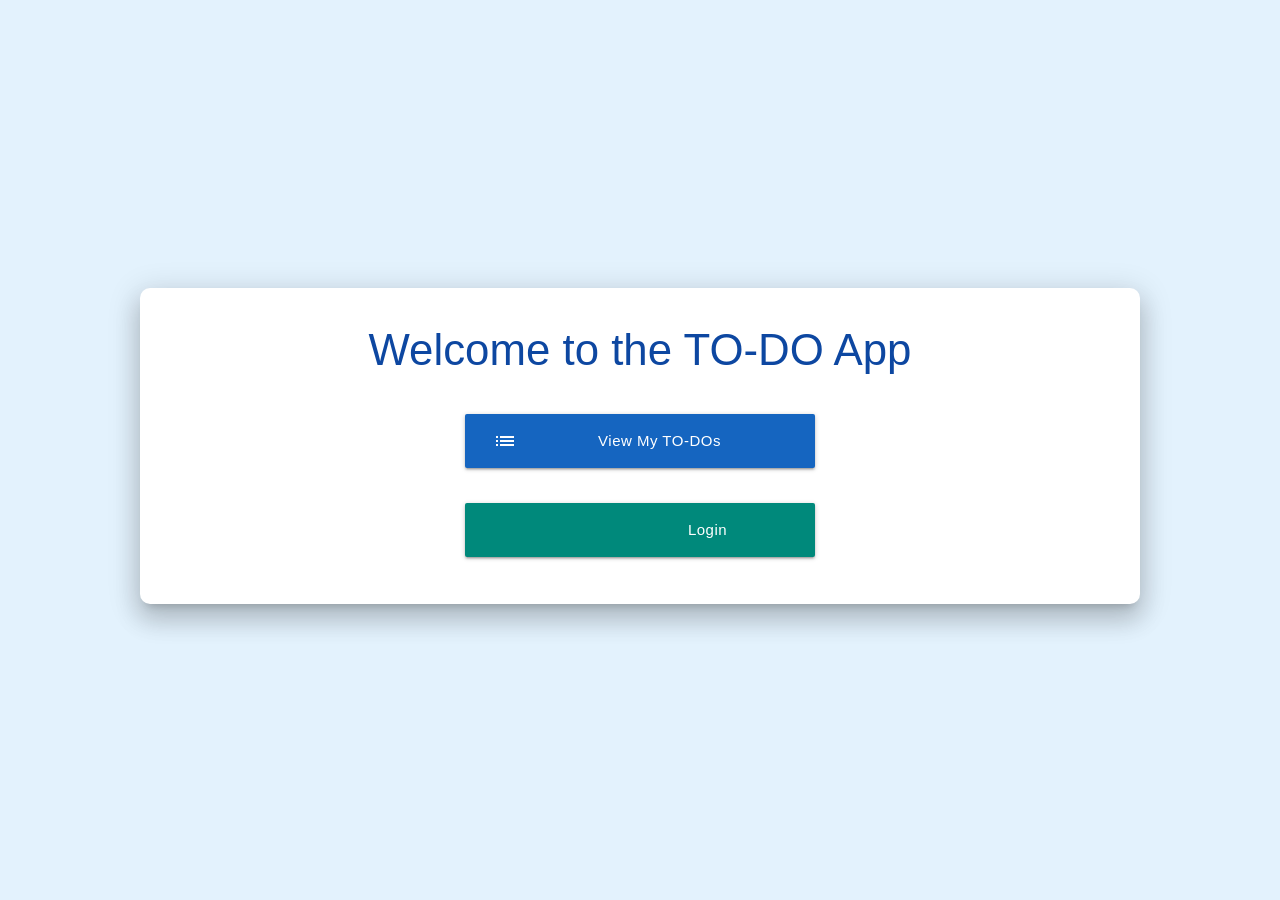
<file: src/main/resources/templates/index.html>
<!-- 메인 화면 -->
<!DOCTYPE html>
<html xmlns:th="http://www.thymeleaf.org">
<head>
    <meta charset="UTF-8">  <!-- 인코딩 설정 -->
    <title>Home</title>     <!-- 탭 제목 -->

    <!-- Materialize CSS CDN 스타일 시트 -->
    <link href="https://cdnjs.cloudflare.com/ajax/libs/materialize/1.0.0/css/materialize.min.css" rel="stylesheet">

    <!-- 구글 Material Icons 아이콘 폰트 -->
    <link href="https://fonts.googleapis.com/icon?family=Material+Icons" rel="stylesheet">

    <!-- 반응형 웹 뷰포트  설정 -->
    <meta name="viewport" content="width=device-width, initial-scale=1.0">

    <style>
        body {
            background-color: #e3f2fd; /* Lighter, calming blue */
            display: flex;
            align-items: center;
            justify-content: center;
            min-height: 100vh; /* Center vertically on the page */
            margin: 0;
            font-family: 'Roboto', sans-serif;
        }
        .main-card {
            width: 90%;
            max-width: 1000px;
            padding: 2.5rem;
            border-radius: 10px;
            text-align: center;
        }
        h3 {
            font-weight: 300;
            color: #0d47a1;
            margin-top: 0;
            margin-bottom: 2rem;
        }
        .btn-group {
            display: flex;
            flex-direction: column;
            align-items: center;
            gap: 1rem; /* Space between buttons */
        }
        .btn-large {
            text-transform: capitalize;
            font-weight: 400;
        }
        .btn-todo {
            width: 350px;
            background-color: #1565c0 !important;
        }
        .btn-login {
            width: 350px;
            background-color: #00897b !important;
        }
        .btn-todo, .btn-login {
            transition: transform 0.3s ease;
        }
        .btn-todo:hover, .btn-login:hover {
            transform: translateY(-4px);
        }
    </style>
</head>

<body class="blue lighten-5"> <!-- body : 배경 연한 파랑 -->

<!-- [큰 컨테이너] 페이지 가운데 정렬, 위쪽 여백 -->
<div class="card main-card z-depth-4">
    <!-- 큰 제목 -->
    <h3>Welcome to the TO-DO App</h3>

    <!-- 버튼 영역 -->
    <div class="btn-group">
        <!-- [버튼 1] 할 일 목록 페이지로 이동 -->
        <a href="/todos" class="btn-large waves-effect waves-light btn-todo" style="margin: 10px;">
            <i class="material-icons left">list</i>View My TO-DOs <!-- [아이콘] 왼쪽에 list 아이콘 -->
        </a>

        <!-- [버튼 2] 로그인 페이지 이동 -->
        <a href="/login" class="btn-large waves-effect waves-light btn-login" style="margin: 10px;">
            <i class="material-icons left">login</i>Login <!-- [아이콘] 왼쪽에 로그인 아이콘 -->
        </a>
    </div>
</div>

</body>
</html>
</file>
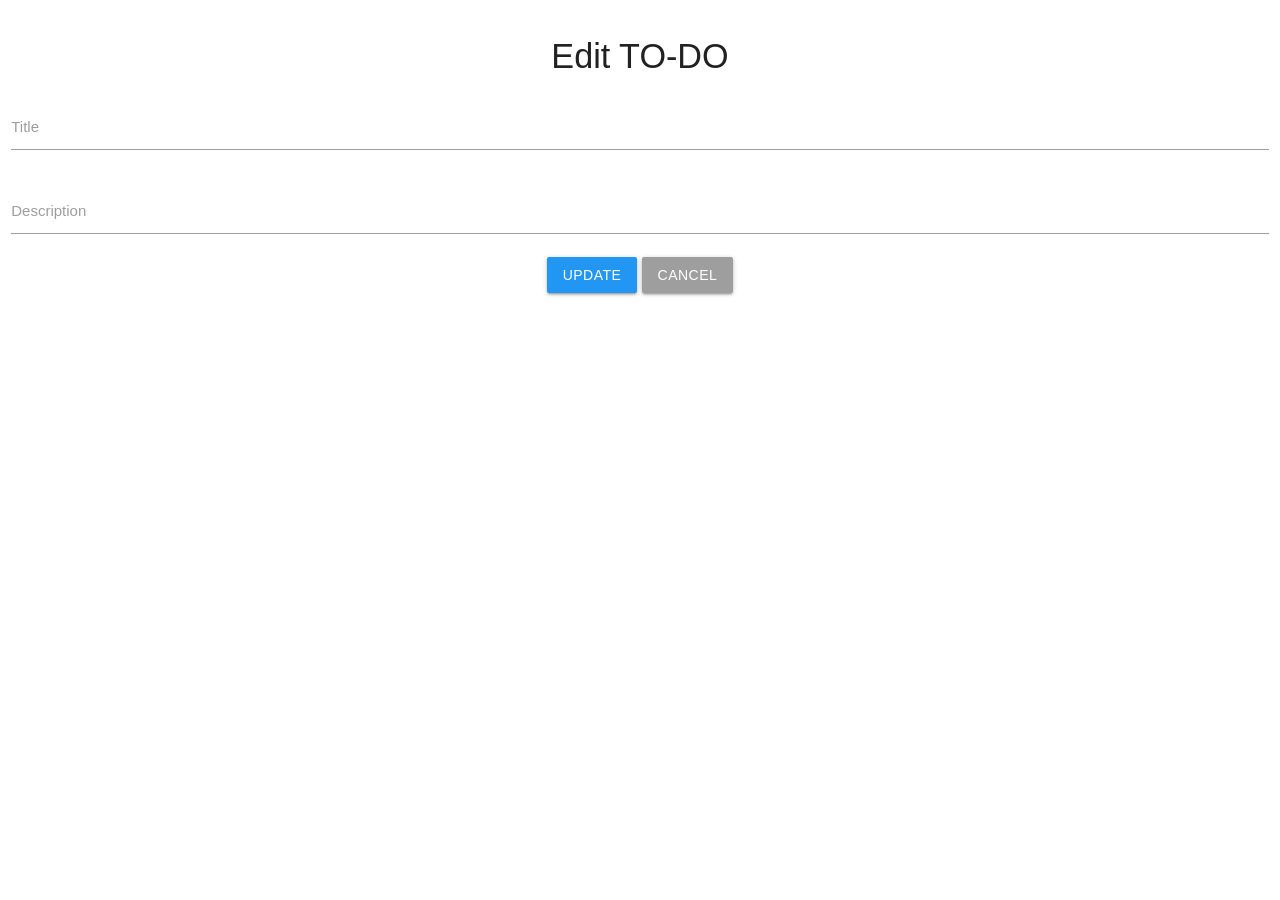
<file: src/main/resources/templates/edit-todo.html>
<!-- 1) 기존 할 일 정보를 입력 폼에 미리 보여줌
     2) 사용자가 수정한 내용을 서버에 POST로 제출
     3) DB 업데이트 -->
<!DOCTYPE html>
<html xmlns:th="http://www.thymeleaf.org">
<head>
    <title>Edit TO-DO</title>     <!-- 탭 제목 -->

    <!-- Materialize CSS 프레임워크 링크 -->
    <link href="https://cdnjs.cloudflare.com/ajax/libs/materialize/1.0.0/css/materialize.min.css" rel="stylesheet">

    <!-- Material JavaScript 라이브러리 (버튼 효과 등 상호작용 용도) -->
    <script src="https://cdnjs.cloudflare.com/ajax/libs/materialize/1.0.0/js/materialize.min.js"></script>
</head>

<body>

<!-- [큰 컨테이너] -->
<div class="section">
    <!-- 큰 제목 -->
    <h4 class="center-align">Edit TO-DO</h4>

    <!-- [폼] 할 일 수정 -->
    <form method="post" th:action="@{'/todos/update/' + ${todo.id}}" class="row">

        <!-- [입력 1] 제목 입력 필드 (필수) -->
        <div class="input-field col s12">
            <input type="text" name="title" id="title" th:value="${todo.title}" required> <!-- 기존 제목으로 기본값으로 설정 -->
            <label for="title">Title</label>
        </div>

        <!-- [입력 2] 설명 입력 필드 -->
        <div class="input-field col s12">
            <input type="text" name="description" id="description" th:value="${todo.description}"> <!-- 기존 설명으로 기본값으로 설정 -->
            <label for="description">Description</label>
        </div>

        <!-- [버튼] 업데이트 & 취소 -->
        <div class="col s12 center-align">
            <button type="submit" class="btn waves-effect waves-light blue">Update</button>
            <a href="/todos" class="btn waves-effect waves-light grey">Cancel</a>
        </div>

    </form>

</div>

</body>
</html>
</file>
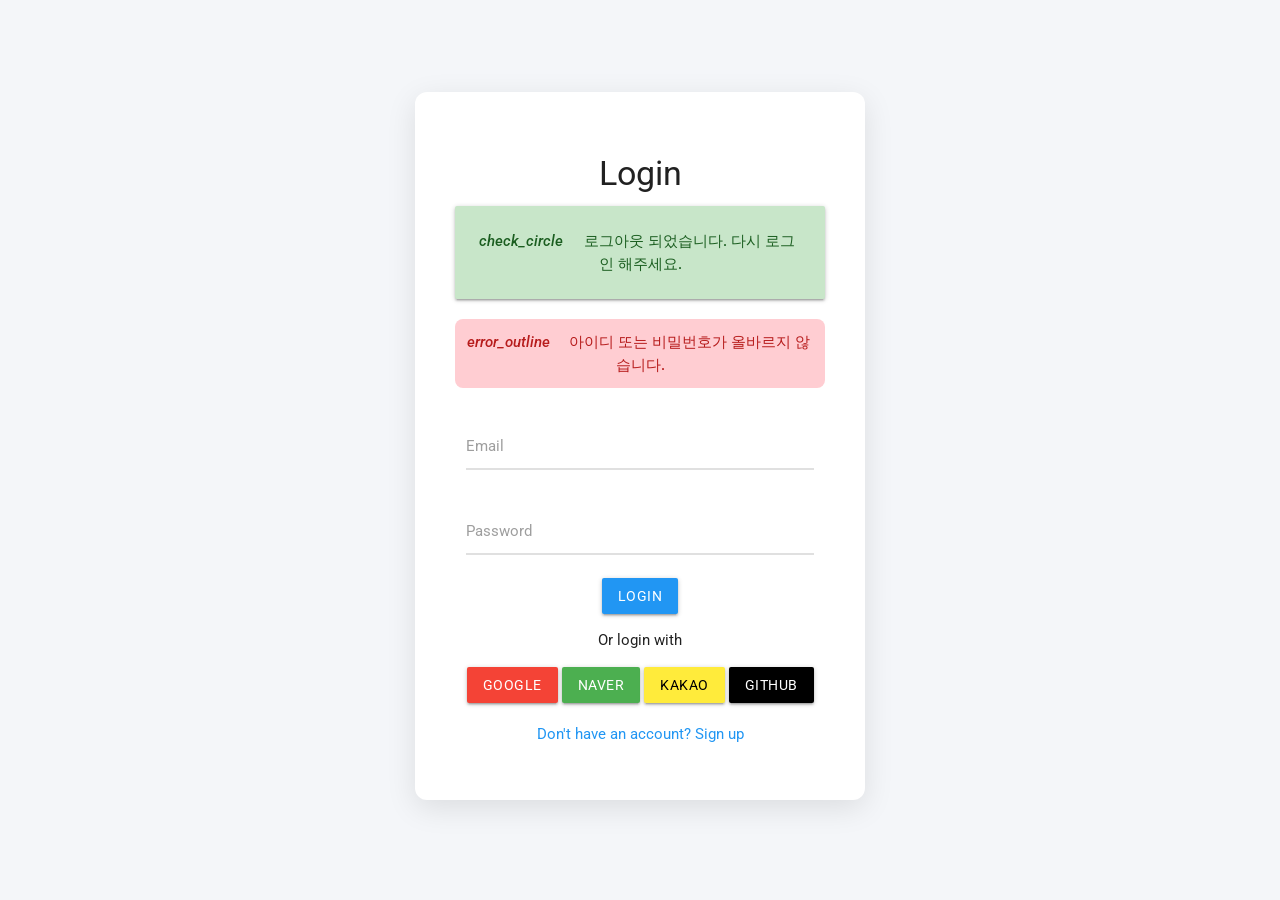
<file: src/main/resources/templates/login.html>
<!-- 로그인 창 -->
<!DOCTYPE html>
<html xmlns:th="http://www.thymeleaf.org">
<head>
    <title>Login</title>     <!-- 탭 제목 -->

    <!-- Materialize CSS 프레임워크 링크 -->
    <link href="https://cdnjs.cloudflare.com/ajax/libs/materialize/1.0.0/css/materialize.min.css" rel="stylesheet">
    <link href="https://fonts.googleapis.com/css2?family=Roboto:wght@400;500;700&display=swap" rel="stylesheet">

    <!-- Material JavaScript 라이브러리 (버튼 효과 등 상호작용 용도) -->
    <script src="https://cdnjs.cloudflare.com/ajax/libs/materialize/1.0.0/js/materialize.min.js"></script>

    <style>
        body {
            display: flex;
            justify-content: center;
            align-items: center;
            height: 100vh;
            margin: 0;
            background-color: #f4f6f9; /* 옅은 회색 배경색 */
            font-family: 'Roboto', sans-serif; /* 구글 폰트 추가 */
        }
    </style>

    <style>
        .container {
            width: 450px; /* 컨테이너 너비를 약간 줄여서 좁고 긴 느낌으로 */
            padding: 40px; /* 내부 여백을 더 넓게 */
            border-radius: 12px; /* 모서리를 부드럽게 */
            background-color: #ffffff; /* 흰색 배경 */
            box-shadow: 0 8px 30px rgba(0, 0, 0, 0.1); /* 더 부드럽고 넓은 그림자 */
        }
    </style>

    <style>
        /* 입력 필드에 부드러운 전환 효과 추가 */
        .input-field input[type=text],
        .input-field input[type=password] {
            border-bottom: 2px solid #e0e0e0 !important;
            box-shadow: none !important;
        }
        .input-field input[type=text]:focus,
        .input-field input[type=password]:focus {
            border-bottom: 2px solid #2196f3 !important; /* 포커스 시 파란색으로 */
        }

        /* 버튼에 부드러운 전환 효과 추가 */
        .btn {
            transition: background-color 0.3s ease;
        }
        .btn:hover {
            background-color: #1e88e5 !important; /* 호버 시 약간 더 진한 파란색 */
        }

        /* 오류 메시지 스타일 */
        .card-panel.red {
            border-radius: 8px; /* 메시지 박스 모서리 둥글게 */
            box-shadow: none;
            padding: 12px;
        }
    </style>
</head>

<body>

<!-- [큰 컨테이너] 페이지 가운데 정렬 -->
<div class="container card z-depth-3">
    <!-- 큰 제목 -->
    <h4 class="center-align">Login</h4>

    <!-- [메시지 박스] 로그아웃 알림 -->
    <div th:if="${param.logout}" class="card-panel green lighten-4 green-text text-darken-4 center-align" style="margin-bottom: 20px; font-weight: 500;">
        <i class="material-icons left tiny">check_circle</i>로그아웃 되었습니다. 다시 로그인 해주세요.
    </div>

    <!-- [메시지 박스] 오류 알림 -->
    <div th:if="${param.error}" class="card-panel red lighten-4 red-text text-darken-4 center-align" style="margin-bottom: 20px; font-weight: 500;">
        <i class="material-icons left tiny">error_outline</i>아이디 또는 비밀번호가 올바르지 않습니다.
    </div>

    <!-- 로그인 폼 시작 (POST 메서드) -->
    <form method="post" th:action="@{/login}" class="row">
        <!-- [영역 1] 사용자 이름 -->
        <div class="input-field col s12">
            <!-- [텍스트 박스] 사용자 이름 입력 (필수) -->
            <input type="text" name="username" id="email" required>
            <!-- [라벨] 입력 필드 라벨 -->
            <label for="email">Email</label>
        </div>

        <!-- [영역 2] 비밀번호 입력 -->
        <div class="input-field col s12">
            <!-- [텍스트 박스] 사용자 비밀번호 입력 (필수) -->
            <input type="password" name="password" id="password" required>
            <!-- [라벨] 입력 필드 라벨 -->
            <label for="password">Password</label>
        </div>

        <!-- [영역 3] 제출 -->
        <div class="center-align">
            <!-- [버튼] 파란색 로그인 버튼 -->
            <button type="submit" class="btn waves-effect waves-light blue">Login</button>
        </div>

        <!-- [영역 4] 소셜 로그인 영역 -->
        <div class="center-align">
            <p>Or login with</p>
            <!-- [버튼] 구글 로그인 링크 -->
            <!-- 별도의 컨트롤러 없이도 해당 url을 Spring Security가 처리해 줌 -->
            <a href="/oauth2/authorization/google" class="btn waves-effect waves-light red">Google</a>
            <!-- [버튼] 네이버 로그인 링크 -->
            <a href="/oauth2/authorization/naver" class="btn waves-effect waves-light green">Naver</a>
            <!-- [버튼] 카카오 로그인 링크 -->
            <a href="/oauth2/authorization/kakao" class="btn waves-effect waves-light yellow black-text">Kakao</a>
            <!-- [버튼] 깃허브 로그인 링크 -->
            <a href="/oauth2/authorization/github" class="btn waves-effect waves-light black">Github</a>
        </div>
    </form>

    <!-- 회원가입 링크 -->
    <p class="center-align">
        <a href="/users/register" class="blue-text">Don't have an account? Sign up</a>
    </p>
</div>

</body>
</html>
</file>
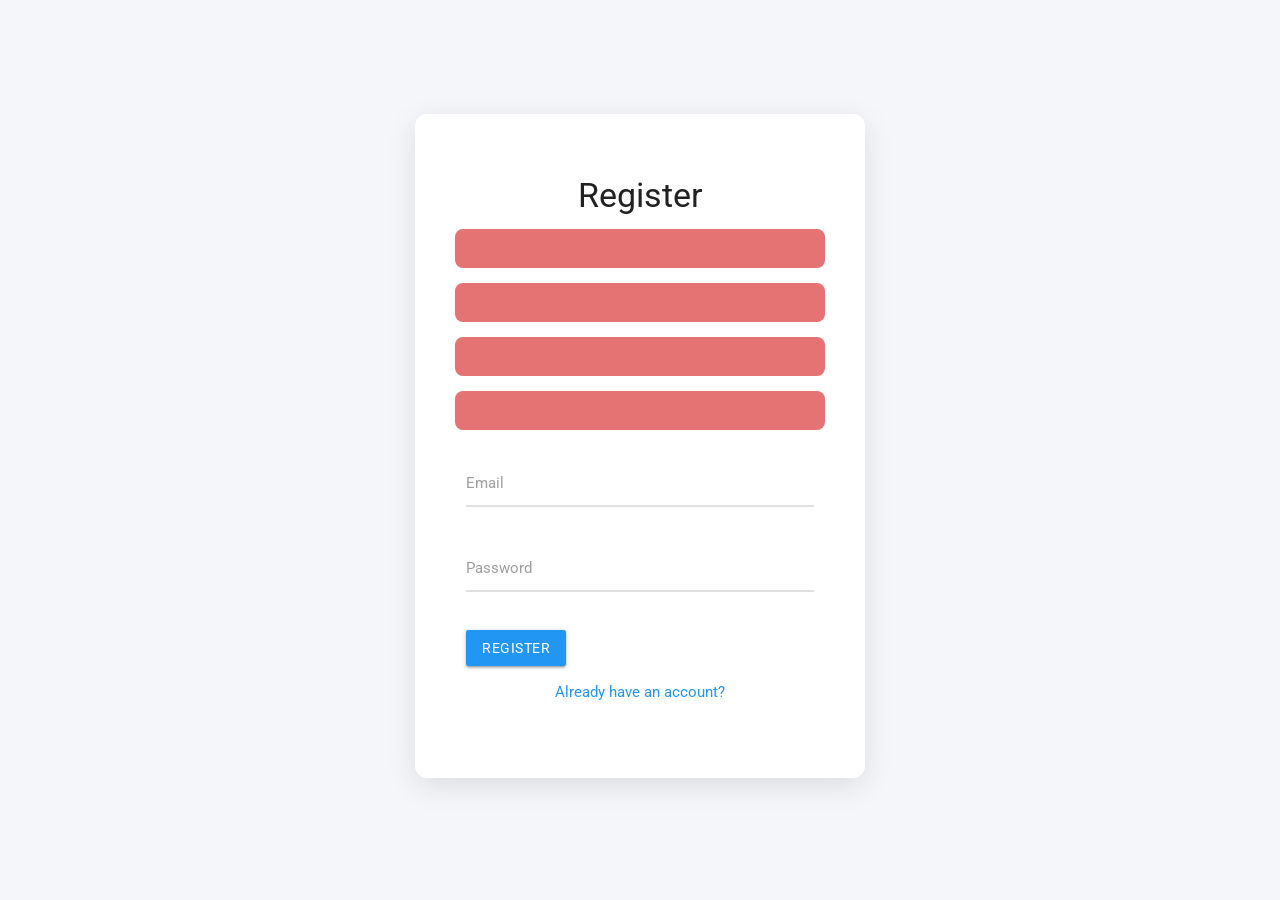
<file: src/main/resources/templates/register.html>
<!-- 회원가입 창 -->
<!DOCTYPE html>
<html xmlns:th="http://www.thymeleaf.org">
<head>
    <title>Register</title>     <!-- 탭 제목 -->

    <!-- Materialize CSS 프레임워크 링크 -->
    <link href="https://cdnjs.cloudflare.com/ajax/libs/materialize/1.0.0/css/materialize.min.css" rel="stylesheet">
    <link href="https://fonts.googleapis.com/css2?family=Roboto:wght@400;500;700&display=swap" rel="stylesheet">

    <!-- Material JavaScript 라이브러리 (버튼 효과 등 상호작용 용도) -->
    <script src="https://cdnjs.cloudflare.com/ajax/libs/materialize/1.0.0/js/materialize.min.js"></script>

    <style>
        body {
            display: flex;
            justify-content: center;
            align-items: center;
            height: 100vh;
            margin: 0;
            background-color: #f4f6f9; /* 옅은 회색 배경색 */
            font-family: 'Roboto', sans-serif; /* 구글 폰트 추가 */
        }
    </style>

    <style>
        .container {
            width: 450px; /* 컨테이너 너비를 약간 줄여서 좁고 긴 느낌으로 */
            padding: 40px; /* 내부 여백을 더 넓게 */
            border-radius: 12px; /* 모서리를 부드럽게 */
            background-color: #ffffff; /* 흰색 배경 */
            box-shadow: 0 8px 30px rgba(0, 0, 0, 0.1); /* 더 부드럽고 넓은 그림자 */
        }
    </style>

    <style>
        /* 입력 필드에 부드러운 전환 효과 추가 */
        .input-field input[type=text],
        .input-field input[type=password] {
            border-bottom: 2px solid #e0e0e0 !important;
            box-shadow: none !important;
        }
        .input-field input[type=text]:focus,
        .input-field input[type=password]:focus {
            border-bottom: 2px solid #2196f3 !important; /* 포커스 시 파란색으로 */
        }

        /* 버튼에 부드러운 전환 효과 추가 */
        .btn {
            transition: background-color 0.3s ease;
        }
        .btn:hover {
            background-color: #1e88e5 !important; /* 호버 시 약간 더 진한 파란색 */
        }

        /* 오류 메시지 스타일 */
        .card-panel.red {
            border-radius: 8px; /* 메시지 박스 모서리 둥글게 */
            box-shadow: none;
            padding: 12px;
        }
    </style>
</head>

<body>

<!-- [큰 컨테이너] 페이지 가운데 정렬 -->
<div class="container card z-depth-3">
    <!-- 큰 제목 -->
    <h4 class="center-align">Register</h4>

    <!-- [메시지 박스] 이메일 형식 오류 -->
    <div th:if="${emailError}" class="card-panel red lighten-2 white-text center-align">
        <p th:text="${emailError}"></p> <!-- 서버 오류 메시지 출력 -->
    </div>

    <!-- [메시지 박스] 중복된 이메일 -->
    <div th:if="${duplicatedError}" class="card-panel red lighten-2 white-text center-align">
        <p th:text="${duplicatedError}"></p> <!-- 서버 오류 메시지 출력 -->
    </div>

    <!-- [메시지 박스] 비밀번호 자릿수 -->
    <div th:if="${passwordError}" class="card-panel red lighten-2 white-text center-align">
        <p th:text="${passwordError}"></p> <!-- 서버 오류 메시지 출력 -->
    </div>

    <!-- [메시지 박스] 일반 오류 -->
    <div th:if="${error}" class="card-panel red lighten-2 white-text center-align">
        <p th:text="${error}"></p> <!-- 서버 오류 메시지 출력 -->
    </div>

    <!-- 회원가입 폼 시작 (POST 메서드) -->
    <form method="post" th:action="@{/users/register}" class="row">
        <!-- [영역 1] 이메일 입력 필드 -->
        <div class="input-field col s12">
            <!-- [텍스트 박스] 사용자 이름 입력 (필수) -->
            <input type="text" name="email" id="email" required>
            <!-- [라벨] 입력 필드 라벨 -->
            <label for="email">Email</label>
        </div>

        <!-- [영역 2] 비밀번호 입력 -->
        <div class="input-field col s12">
            <!-- [텍스트 박스] 사용자 비밀번호 입력 (필수) -->
            <input type="password" name="password" id="password" required>
            <!-- [라벨] 입력 필드 라벨 -->
            <label for="password">Password</label>
        </div>

        <!-- [영역 3] 제출 버튼 -->
        <div class="input-field col s12">
            <!-- [버튼] 파란색 로그인 버튼 -->
            <button type="submit" class="btn waves-effect waves-light blue">Register</button>
        </div>

        <!-- [영역 4] 로그인 페이지 이동 링크-->
        <p class="center-align">
            <a href="/login" class="blue-text">Already have an account?</a>
        </p>
    </form>
</div>

</body>
</html>
</file>
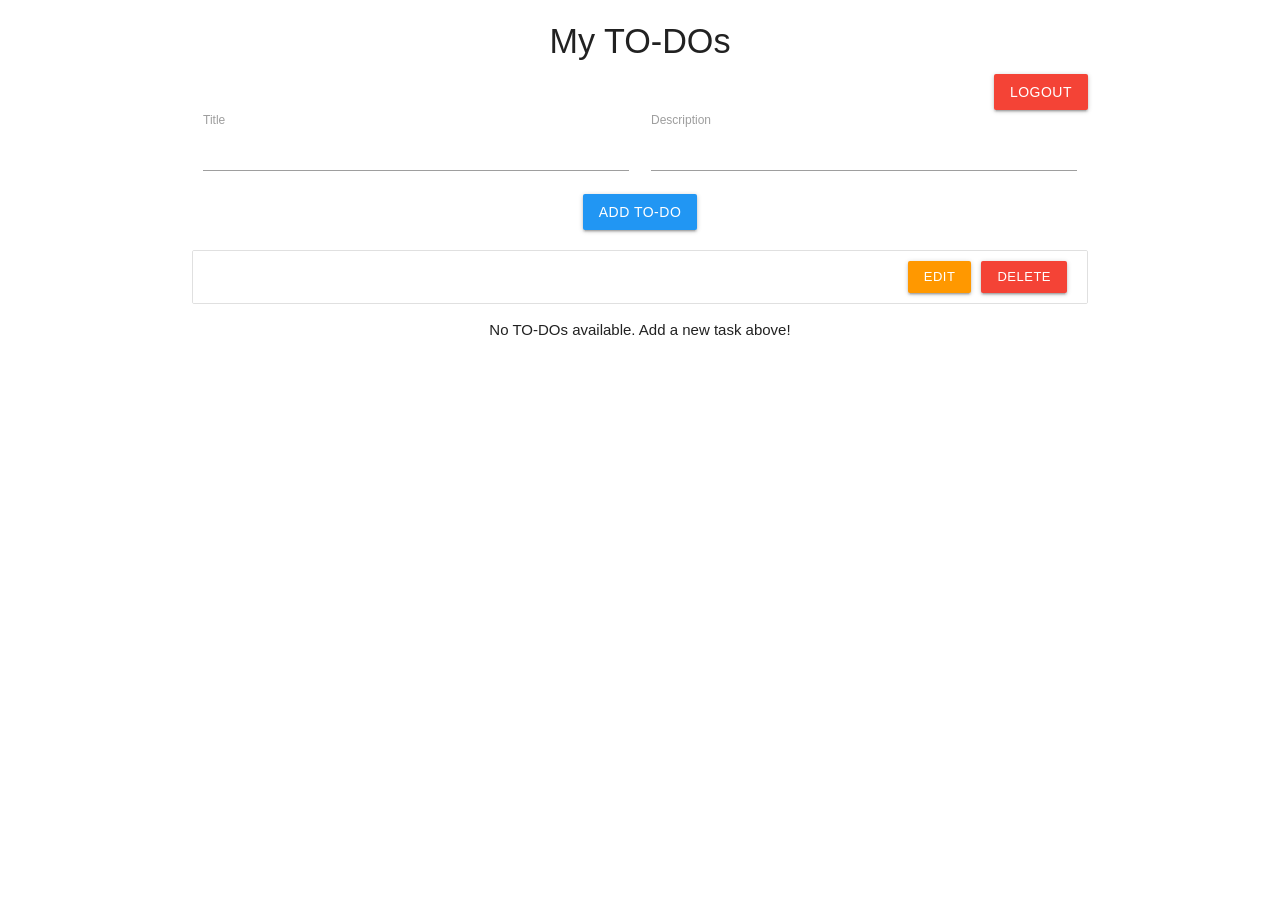
<file: src/main/resources/templates/todos.html>
<!-- 할 일을 CRUD 할 수 있는 전체 기능 흐름 페이지 (할 일 관리)-->
<!DOCTYPE html>
<html xmlns:th="http://www.thymeleaf.org">
<head>
    <title>Todo List</title>     <!-- 탭 제목 -->

    <!-- Materialize CSS 프레임워크 링크 -->
    <link href="https://cdnjs.cloudflare.com/ajax/libs/materialize/1.0.0/css/materialize.min.css" rel="stylesheet">

    <!-- [JS] 페이지 로드 후 실행할 JavaScript -->
    <script>
        document.addEventListener("DOMContentLoaded", function() {
            M.updateTextFields();                                            // 입력 필드 라벨 위치 초기화
            const titleInput = document.getElementById("title");             // 제목 입력 필드 참조
            const descriptionInput = document.getElementById("description"); // 설명 입력 필드 참조
            M.textareaAutoResize(titleInput);       // 제목 필드 높이 자동 설정
            M.textareaAutoResize(descriptionInput); // 설명 필드 높이 자동 설정

        })
    </script>

    <!-- [CSS] 사용자 정의 스타일 -->
    <style>
        .todo-item {
            display: flex;
            justify-content: space-between;
            align-items: center;
            padding: 15px;
        }
        .todo-buttons {
            display: flex;
            gap: 10px;
        }
    </style>
</head>

<body>

<!-- [큰 컨테이너] -->
<div class="container">
    <!-- 큰 제목 -->
    <h4 class="center-align">My TO-DOs</h4>

    <!-- [영역 1] 로그아웃 버튼 (오른쪽 정렬) -->
    <div class="right-align">
        <form method="post" th:action="@{/logout}"> <!-- POST 요청으로 로그아웃 -->
            <button type="submit" class="btn waves-effect waves-light red">Logout</button>
        </form>
    </div>

    <!-- [영역 2] 새 할일 추가 -->
    <form method="post" th:action="@{/todos/add}" class="row">
        <!-- 제목 입력 필드 (필수)-->
        <div class="input-field col s6">
            <input type="text" name="title" id="title" class="validate" required>
            <label for="title" class="active">Title</label>
        </div>

        <!-- 설명 입력 필드 -->
        <div class="input-field col s6">
            <input type="text" name="description" id="description" class="validate">
            <label for="description" class="active">Description</label>
        </div>

        <!-- [버튼] 제출 -->
        <div class="col s12 center-align">
            <button type="submit" class="btn waves-effect waves-light blue">Add TO-DO</button>
        </div>
    </form>

    <!-- [영역 3] 할 일 목록 존재할 경우 -->
    <div th:if="${todos != null and not #lists.isEmpty(todos)}">
        <ul class="collection">
            <li class="collection-item todo-item" th:each="todo : ${todos}">
                <div>
                    <strong th:text="${todo.title}"></strong>
                    <p th:text="${todo.description}"></p>
                </div>
                <div class="todo-buttons">
                    <!-- [버튼] 수정 -->
                    <a th:href="@{'/todos/edit/' + ${todo.id}}" class="btn-small waves-effect waves-light orange">Edit</a>

                    <!-- [폼] 삭제 -->
                    <form method="post" th:action="@{'/todos/delete/' + ${todo.id}}">
                        <input type="hidden" name="_method" value="delete"/>
                        <button type="submit" class="btn-small waves-effect waves-light red">Delete</button>
                    </form>
                </div>
            </li>
        </ul>
    </div>

    <!-- [영역 4] 할 일이 없을 경우 -->
    <p class="center-align" th:if="${todos == null or #lists.isEmpty(todos)}">
        No TO-DOs available. Add a new task above!
    </p>
</div>

</body>
</html>
</file>
